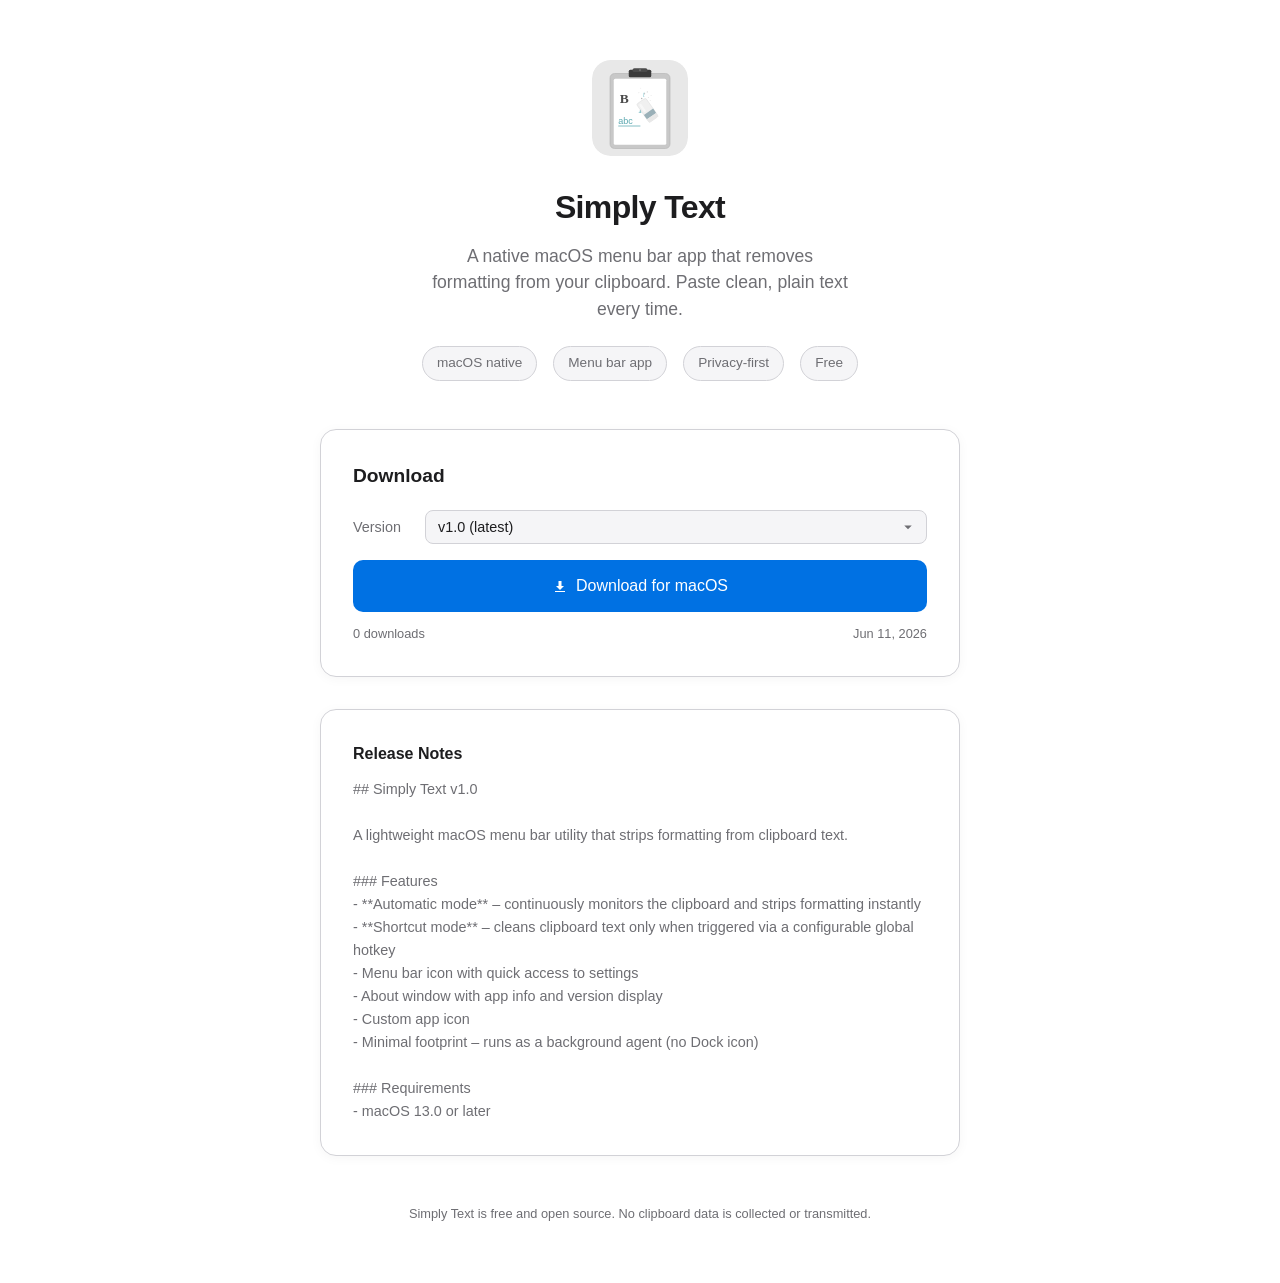
<file: index.html>
<!DOCTYPE html>
<html lang="en">
<head>
    <meta charset="UTF-8">
    <meta name="viewport" content="width=device-width, initial-scale=1.0">
    <title>Simply Text — Clean Clipboard for macOS</title>
    <style>
        :root {
            --bg: #ffffff;
            --bg-secondary: #f5f5f7;
            --text: #1d1d1f;
            --text-secondary: #6e6e73;
            --accent: #0071e3;
            --accent-hover: #0077ed;
            --border: #d2d2d7;
            --card-bg: #ffffff;
            --shadow: rgba(0, 0, 0, 0.04);
        }

        @media (prefers-color-scheme: dark) {
            :root {
                --bg: #1d1d1f;
                --bg-secondary: #2d2d2f;
                --text: #f5f5f7;
                --text-secondary: #a1a1a6;
                --accent: #2997ff;
                --accent-hover: #4faaff;
                --border: #424245;
                --card-bg: #2d2d2f;
                --shadow: rgba(0, 0, 0, 0.2);
            }
        }

        * {
            margin: 0;
            padding: 0;
            box-sizing: border-box;
        }

        body {
            font-family: -apple-system, BlinkMacSystemFont, "SF Pro Text", "Helvetica Neue", sans-serif;
            background: var(--bg);
            color: var(--text);
            line-height: 1.5;
            min-height: 100vh;
            display: flex;
            flex-direction: column;
            align-items: center;
            padding: 60px 24px;
        }

        .container {
            max-width: 640px;
            width: 100%;
        }

        header {
            text-align: center;
            margin-bottom: 48px;
        }

        .app-icon {
            width: 96px;
            height: 96px;
            margin-bottom: 20px;
            border-radius: 18px;
        }

        h1 {
            font-size: 2rem;
            font-weight: 700;
            letter-spacing: -0.02em;
            margin-bottom: 12px;
        }

        .tagline {
            font-size: 1.1rem;
            color: var(--text-secondary);
            max-width: 420px;
            margin: 0 auto;
        }

        .features {
            display: flex;
            gap: 16px;
            justify-content: center;
            margin-top: 24px;
            flex-wrap: wrap;
        }

        .feature-badge {
            background: var(--bg-secondary);
            border: 1px solid var(--border);
            border-radius: 20px;
            padding: 6px 14px;
            font-size: 0.85rem;
            color: var(--text-secondary);
        }

        .download-card {
            background: var(--card-bg);
            border: 1px solid var(--border);
            border-radius: 16px;
            padding: 32px;
            box-shadow: 0 2px 12px var(--shadow);
            margin-bottom: 32px;
        }

        .download-card h2 {
            font-size: 1.2rem;
            font-weight: 600;
            margin-bottom: 20px;
        }

        .version-row {
            display: flex;
            align-items: center;
            gap: 12px;
            margin-bottom: 16px;
        }

        .version-row label {
            font-size: 0.9rem;
            color: var(--text-secondary);
            min-width: 60px;
        }

        select {
            flex: 1;
            padding: 8px 12px;
            border: 1px solid var(--border);
            border-radius: 8px;
            background: var(--bg-secondary);
            color: var(--text);
            font-size: 0.9rem;
            appearance: none;
            -webkit-appearance: none;
            cursor: pointer;
            background-image: url("data:image/svg+xml,%3Csvg xmlns='http://www.w3.org/2000/svg' width='12' height='12' fill='%236e6e73' viewBox='0 0 16 16'%3E%3Cpath d='M8 11L3 6h10z'/%3E%3C/svg%3E");
            background-repeat: no-repeat;
            background-position: right 12px center;
            padding-right: 32px;
        }

        .download-btn {
            display: inline-flex;
            align-items: center;
            gap: 8px;
            width: 100%;
            justify-content: center;
            padding: 14px 24px;
            background: var(--accent);
            color: #fff;
            border: none;
            border-radius: 10px;
            font-size: 1rem;
            font-weight: 500;
            cursor: pointer;
            text-decoration: none;
            transition: background 0.2s;
        }

        .download-btn:hover {
            background: var(--accent-hover);
        }

        .download-btn:disabled {
            opacity: 0.5;
            cursor: not-allowed;
        }

        .download-meta {
            display: flex;
            justify-content: space-between;
            margin-top: 12px;
            font-size: 0.8rem;
            color: var(--text-secondary);
        }

        .release-notes {
            background: var(--card-bg);
            border: 1px solid var(--border);
            border-radius: 16px;
            padding: 32px;
            box-shadow: 0 2px 12px var(--shadow);
            margin-bottom: 32px;
        }

        .release-notes h3 {
            font-size: 1rem;
            font-weight: 600;
            margin-bottom: 12px;
        }

        .release-notes-body {
            font-size: 0.9rem;
            color: var(--text-secondary);
            white-space: pre-wrap;
            line-height: 1.6;
        }

        .empty-state {
            text-align: center;
            padding: 40px 20px;
            color: var(--text-secondary);
            font-size: 0.95rem;
        }

        footer {
            margin-top: 48px;
            text-align: center;
            font-size: 0.8rem;
            color: var(--text-secondary);
        }

        footer a {
            color: var(--accent);
            text-decoration: none;
        }

        .loading {
            text-align: center;
            padding: 20px;
            color: var(--text-secondary);
        }
    </style>
</head>
<body>
    <div class="container">
        <header>
            <img src="src/app-logo.svg" alt="Simply Text app icon" class="app-icon">
            <h1>Simply Text</h1>
            <p class="tagline">A native macOS menu bar app that removes formatting from your clipboard. Paste clean, plain text every time.</p>
            <div class="features">
                <span class="feature-badge">macOS native</span>
                <span class="feature-badge">Menu bar app</span>
                <span class="feature-badge">Privacy-first</span>
                <span class="feature-badge">Free</span>
            </div>
        </header>

        <div class="download-card">
            <h2>Download</h2>
            <div id="download-content">
                <div class="loading">Loading releases...</div>
            </div>
        </div>

        <div class="release-notes" id="release-notes" style="display: none;">
            <h3>Release Notes</h3>
            <div class="release-notes-body" id="release-notes-body"></div>
        </div>

        <footer>
            <p>Simply Text is free and open source. No clipboard data is collected or transmitted.</p>
        </footer>
    </div>

    <script>
        const REPO = "maber233/marbas-dist";
        const API_URL = `https://api.github.com/repos/${REPO}/releases`;

        const FALLBACK_RELEASES = [
            {
                tag_name: "v1.0",
                published_at: "2026-06-11T19:17:26Z",
                body: "## Simply Text v1.0\n\nA lightweight macOS menu bar utility that strips formatting from clipboard text.\n\n### Features\n- **Automatic mode** – continuously monitors the clipboard and strips formatting instantly\n- **Shortcut mode** – cleans clipboard text only when triggered via a configurable global hotkey\n- Menu bar icon with quick access to settings\n- About window with app info and version display\n- Custom app icon\n- Minimal footprint – runs as a background agent (no Dock icon)\n\n### Requirements\n- macOS 13.0 or later",
                assets: [{
                    name: "Simply Text.app.zip",
                    browser_download_url: `https://github.com/${REPO}/releases/download/v1.0/Simply%20Text.app.zip`,
                    download_count: 0
                }]
            }
        ];

        let releases = [];

        async function fetchReleases() {
            try {
                const response = await fetch(API_URL);
                if (!response.ok) throw new Error("Failed to fetch");
                const data = await response.json();
                if (data.length) {
                    releases = data;
                } else {
                    releases = FALLBACK_RELEASES;
                }
            } catch (e) {
                releases = FALLBACK_RELEASES;
            }
            render();
        }

        function render() {
            const container = document.getElementById("download-content");

            if (!releases.length) {
                renderEmpty();
                return;
            }

            const options = releases.map((r, i) =>
                `<option value="${i}">${r.tag_name}${i === 0 ? " (latest)" : ""}</option>`
            ).join("");

            container.innerHTML = `
                <div class="version-row">
                    <label for="version-select">Version</label>
                    <select id="version-select" onchange="onVersionChange()">
                        ${options}
                    </select>
                </div>
                <a class="download-btn" id="download-btn" href="#">
                    <svg width="16" height="16" fill="currentColor" viewBox="0 0 16 16"><path d="M8 12l-4-4h2.5V3h3v5H12L8 12z"/><path d="M3 14h10v-1H3v1z"/></svg>
                    Download for macOS
                </a>
                <div class="download-meta">
                    <span id="download-count"></span>
                    <span id="release-date"></span>
                </div>
            `;

            onVersionChange();
        }

        function renderEmpty() {
            const container = document.getElementById("download-content");
            container.innerHTML = `
                <div class="empty-state">
                    <p>No releases available yet.</p>
                    <p style="margin-top: 8px;">Check back soon for the first release.</p>
                </div>
            `;
        }

        function onVersionChange() {
            const select = document.getElementById("version-select");
            const release = releases[select.value];
            const btn = document.getElementById("download-btn");
            const countEl = document.getElementById("download-count");
            const dateEl = document.getElementById("release-date");
            const notesSection = document.getElementById("release-notes");
            const notesBody = document.getElementById("release-notes-body");

            const asset = release.assets.find(a => a.name.endsWith(".zip") || a.name.endsWith(".dmg"));

            if (asset) {
                btn.href = asset.browser_download_url;
                btn.removeAttribute("disabled");
                const totalDownloads = release.assets.reduce((sum, a) => sum + a.download_count, 0);
                countEl.textContent = `${totalDownloads.toLocaleString()} download${totalDownloads !== 1 ? "s" : ""}`;
            } else {
                btn.href = release.zipball_url;
                countEl.textContent = "";
            }

            const date = new Date(release.published_at);
            dateEl.textContent = date.toLocaleDateString("en-US", { year: "numeric", month: "short", day: "numeric" });

            if (release.body && release.body.trim()) {
                notesSection.style.display = "block";
                notesBody.textContent = release.body;
            } else {
                notesSection.style.display = "none";
            }
        }

        fetchReleases();
    </script>
</body>
</html>
</file>
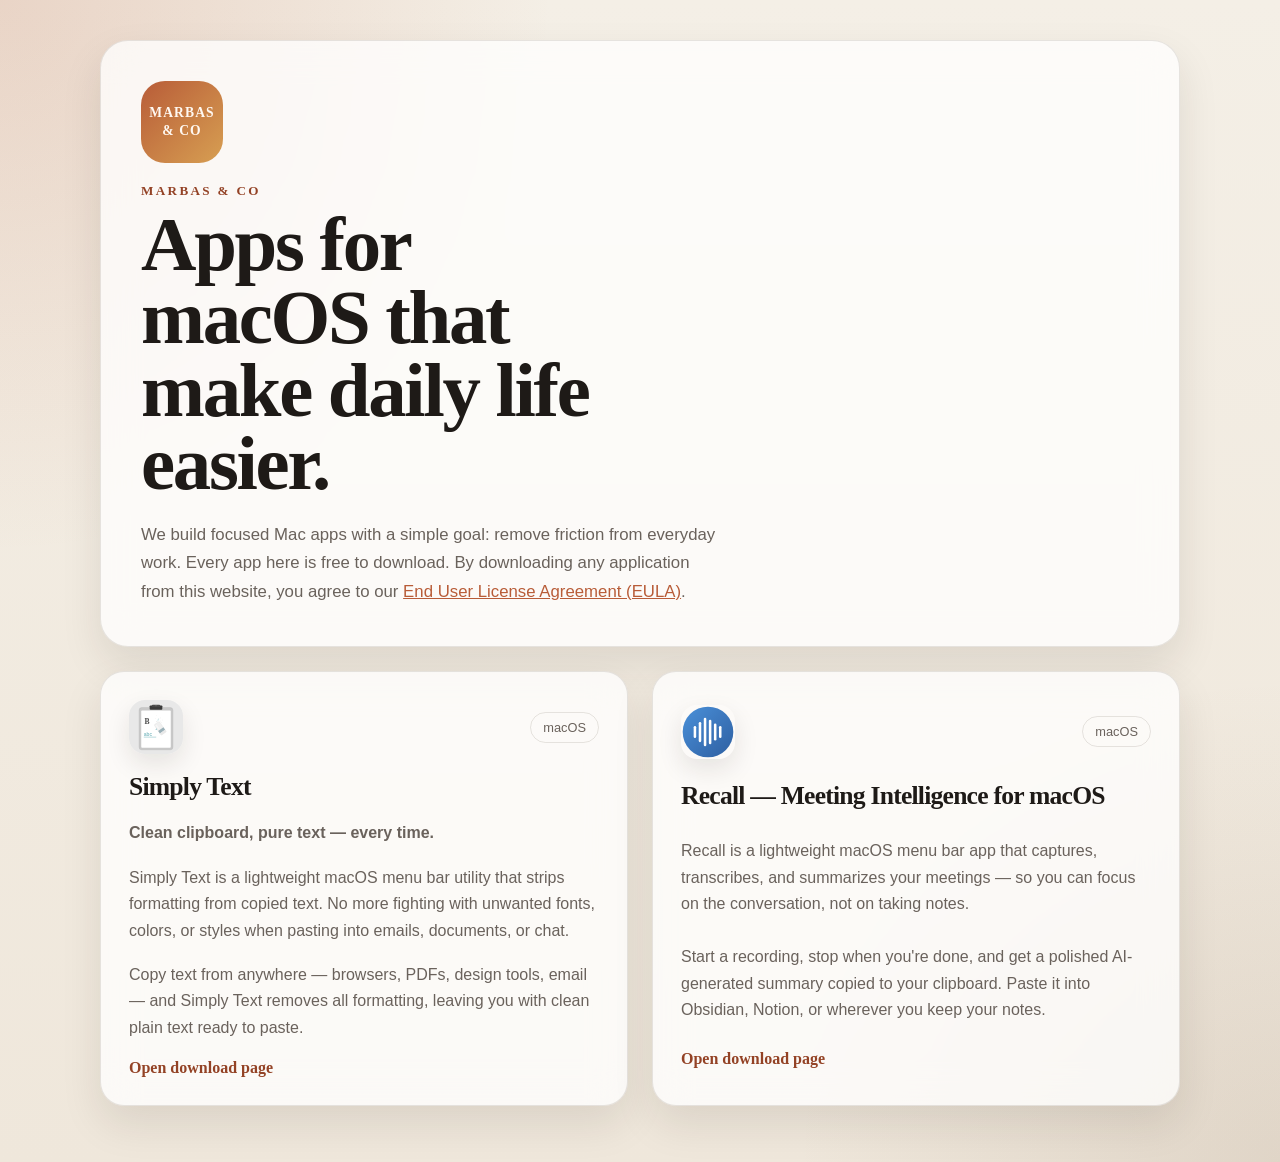
<file: docs/index.html>
<!DOCTYPE html>
<html lang="en">
<head>
    <meta charset="UTF-8">
    <meta name="viewport" content="width=device-width, initial-scale=1.0">
    <title>Marbas &amp; Co</title>
    <link rel="stylesheet" href="src/site.css">
</head>
<body>
    <div class="page-shell">
        <main class="landing">
            <section class="hero-card">
                <div class="brand-mark" aria-hidden="true">MARBAS &amp; CO</div>
                <p class="eyebrow">Marbas &amp; Co</p>
                <h1>Apps for macOS that make daily life easier.</h1>
                <p class="intro">We build focused Mac apps with a simple goal: remove friction from everyday work. Every app here is free to download. By downloading any application from this website, you agree to our <a href="eula.html" style="color: var(--accent, #b85c38);">End User License Agreement (EULA)</a>.</p>
            </section>

            <section class="app-grid" aria-label="Available applications">
                <a class="app-card" href="applications/simply-text/">
                    <div class="app-card-head">
                        <img class="app-card-icon" src="src/simply_text.svg" alt="Simply Text logo">
                        <span class="app-platform">macOS</span>
                    </div>
                    <h2>Simply Text</h2>
                    <p><strong>Clean clipboard, pure text — every time.</strong></p>
                    <p>Simply Text is a lightweight macOS menu bar utility that strips formatting from copied text. No more fighting with unwanted fonts, colors, or styles when pasting into emails, documents, or chat.</p>
                    <p>Copy text from anywhere — browsers, PDFs, design tools, email — and Simply Text removes all formatting, leaving you with clean plain text ready to paste.</p>
                    <span class="app-link">Open download page</span>
                </a>

                <a class="app-card" href="applications/recall/">
                    <div class="app-card-head">
                        <img class="app-card-icon" src="src/recall-icon.svg" alt="Recall logo">
                        <span class="app-platform">macOS</span>
                    </div>
                    <h2>Recall — Meeting Intelligence for macOS</h2>
                    <p>Recall is a lightweight macOS menu bar app that captures, transcribes, and summarizes your meetings — so you can focus on the conversation, not on taking notes.</p>
                    <p>Start a recording, stop when you're done, and get a polished AI-generated summary copied to your clipboard. Paste it into Obsidian, Notion, or wherever you keep your notes.</p>
                    <span class="app-link">Open download page</span>
                </a>
            </section>
        </main>
    </div>
</body>
</html>
</file>
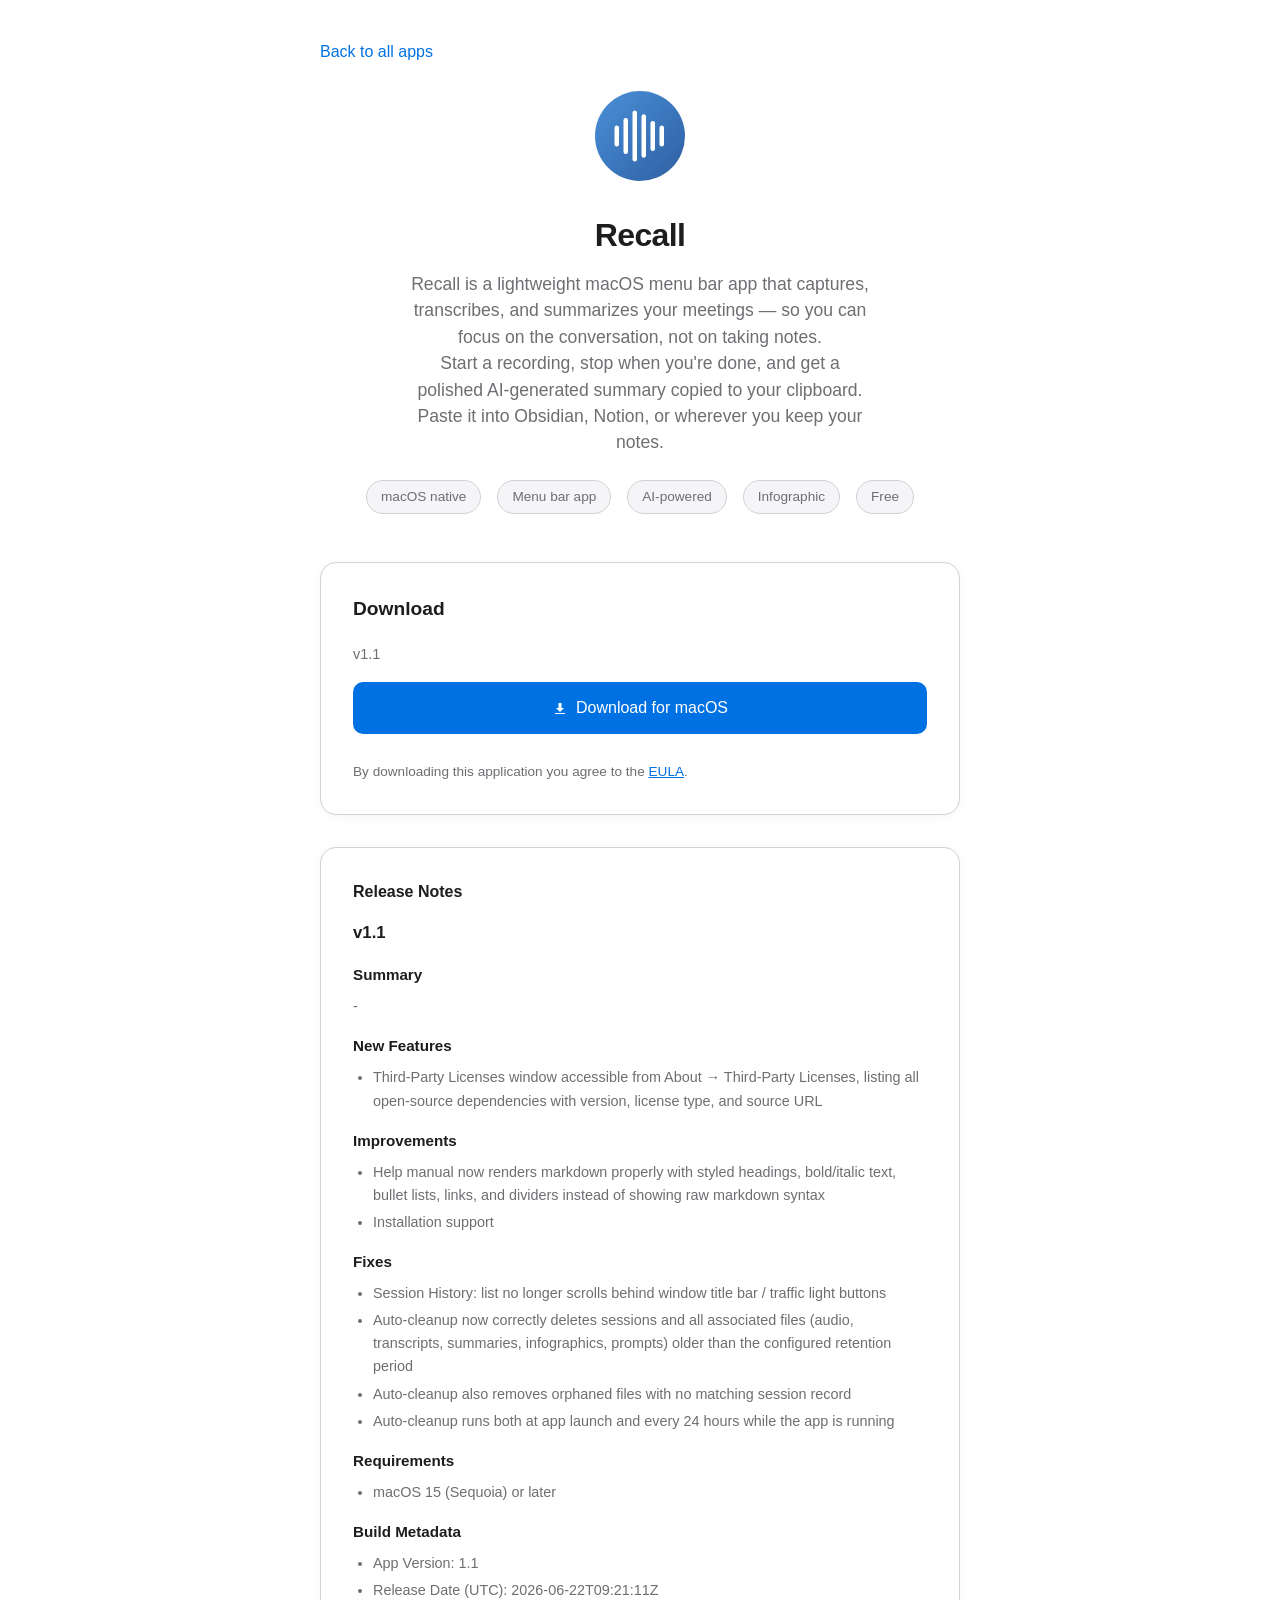
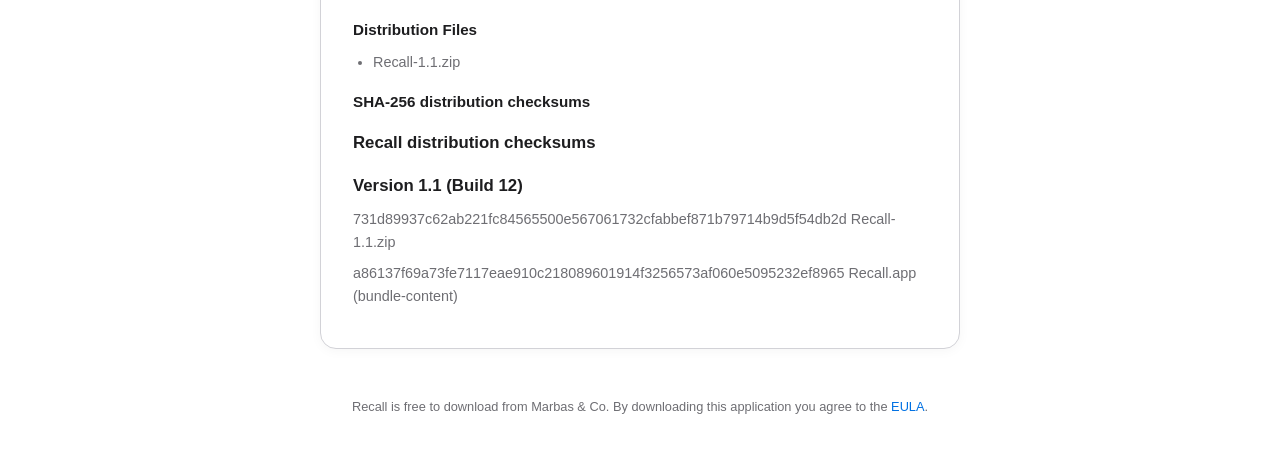
<file: docs/applications/recall/index.html>
<!DOCTYPE html>
<html lang="en">
<head>
    <meta charset="UTF-8">
    <meta name="viewport" content="width=device-width, initial-scale=1.0">
    <title>Recall — Native macOS app</title>
    <link rel="stylesheet" href="../../src/download-page.css">
</head>
<body>
    <div class="container">
        <nav class="page-nav" aria-label="Breadcrumb">
            <a href="../../">Back to all apps</a>
        </nav>

        <header>
            <img src="../../src/recall-icon.svg" alt="Recall app icon" class="app-icon">
            <h1>Recall</h1>
            <p class="tagline">Recall is a lightweight macOS menu bar app that captures, transcribes, and summarizes your meetings — so you can focus on the conversation, not on taking notes.</p>
            <p class="tagline">Start a recording, stop when you're done, and get a polished AI-generated summary copied to your clipboard. Paste it into Obsidian, Notion, or wherever you keep your notes.</p>
            <div class="features">
                <span class="feature-badge">macOS native</span>
                <span class="feature-badge">Menu bar app</span>
                <span class="feature-badge">AI-powered</span>
                <span class="feature-badge">Infographic</span>
                <span class="feature-badge">Free</span>
            </div>
        </header>

        <div class="download-card">
            <h2>Download</h2>
            <div id="download-content">
                <div class="loading">Loading releases...</div>
            </div>
            <p style="margin-top: 16px; font-size: 0.85rem; color: var(--text-secondary);">By downloading this application you agree to the <a href="../../eula.html" style="color: var(--accent);">EULA</a>.</p>
        </div>

        <div class="release-notes" id="release-notes" style="display: none;">
            <h3>Release Notes</h3>
            <div class="release-notes-body" id="release-notes-body"></div>
        </div>

        <footer>
            <p>Recall is free to download from Marbas &amp; Co. By downloading this application you agree to the <a href="../../eula.html" style="color: var(--accent);">EULA</a>.</p>
        </footer>
    </div>

    <script>
        window.DOWNLOAD_PAGE_CONFIG = {
            releasesUrl: "../../downloads/recall/releases.json"
        };
    </script>
    <script src="../../src/download-page.js"></script>
</body>
</html>
</file>
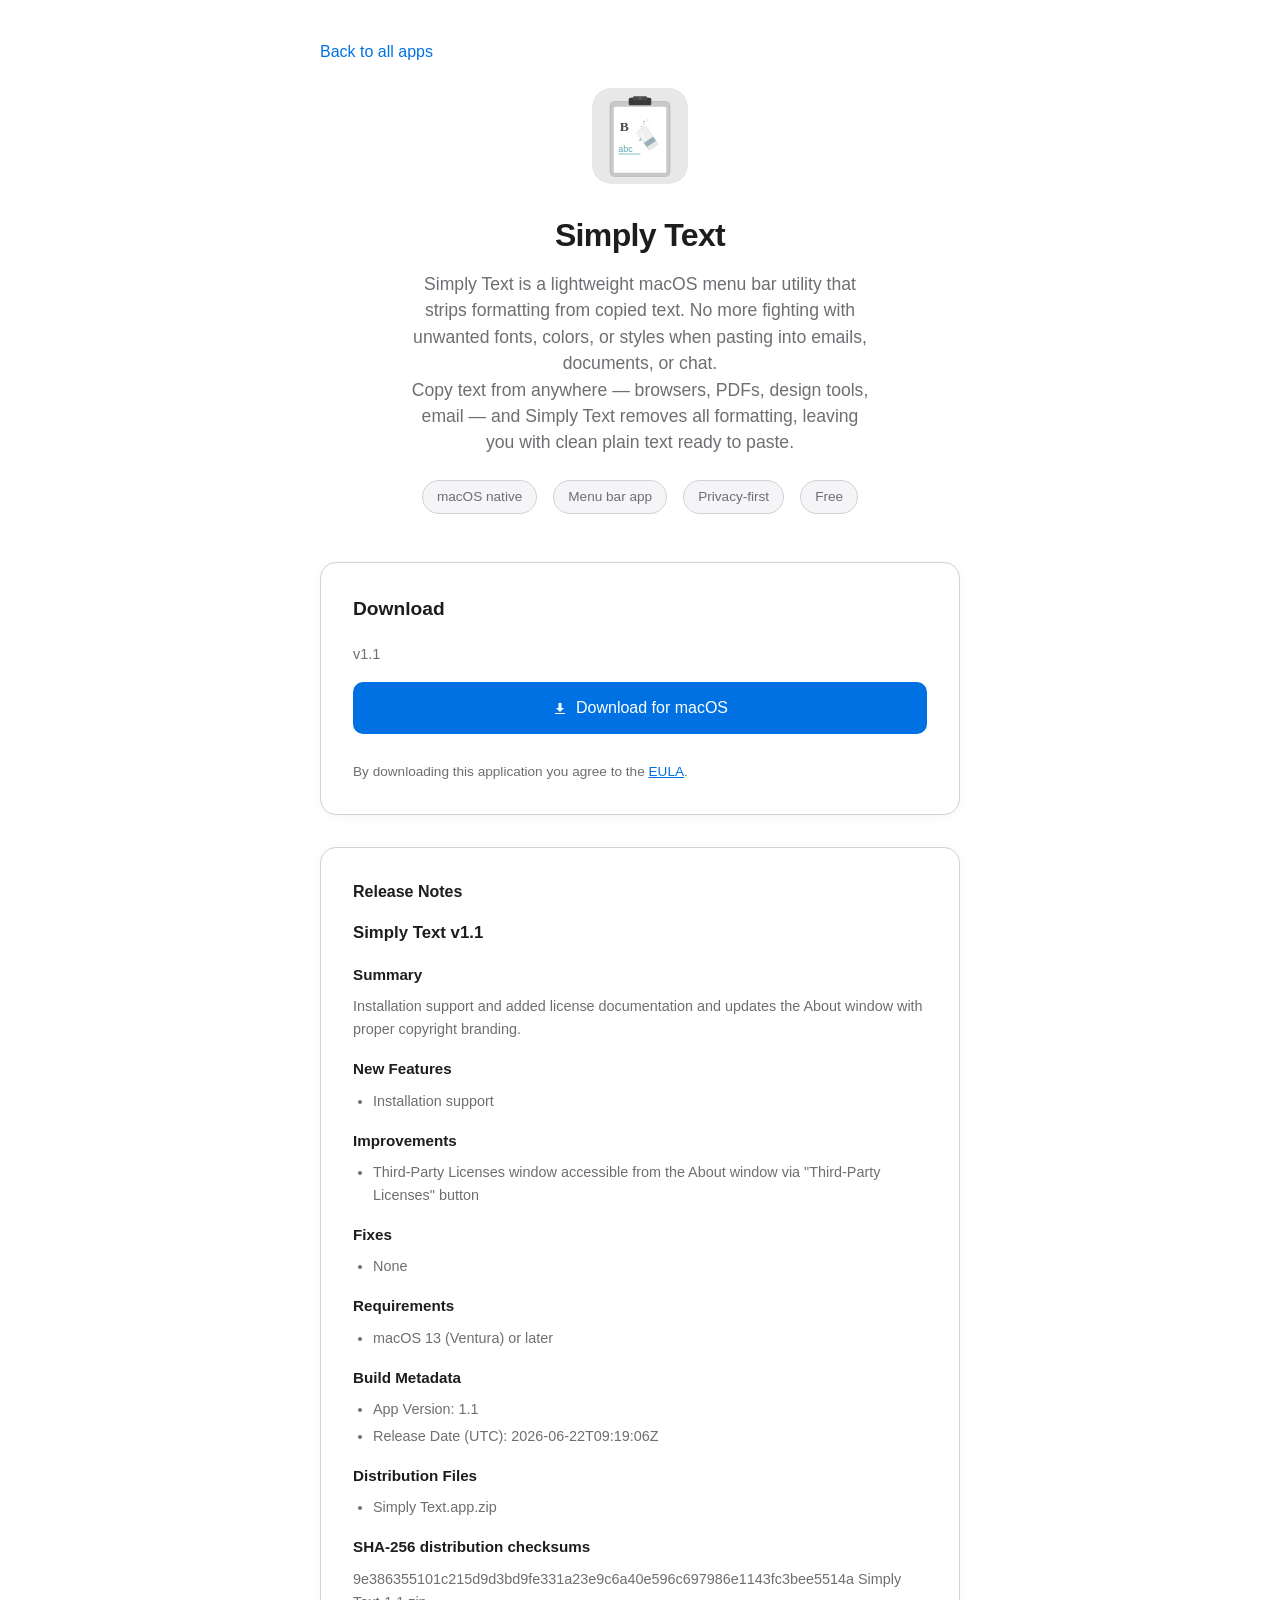
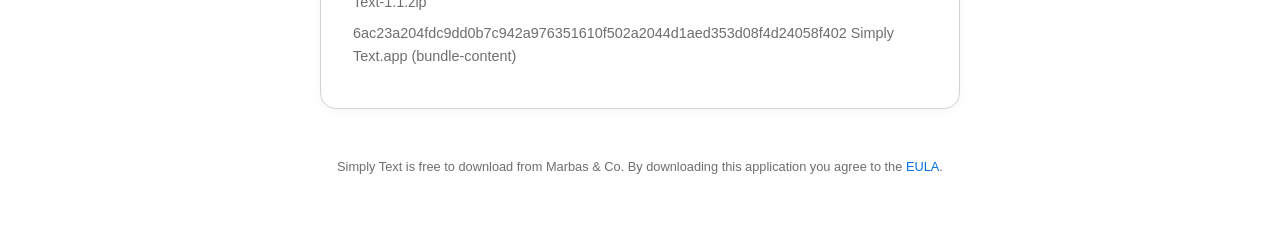
<file: docs/applications/simply-text/index.html>
<!DOCTYPE html>
<html lang="en">
<head>
    <meta charset="UTF-8">
    <meta name="viewport" content="width=device-width, initial-scale=1.0">
    <title>Simply Text — Clean Clipboard for macOS</title>
    <link rel="stylesheet" href="../../src/download-page.css">
</head>
<body>
    <div class="container">
        <nav class="page-nav" aria-label="Breadcrumb">
            <a href="../../">Back to all apps</a>
        </nav>

        <header>
            <img src="../../src/simply_text.svg" alt="Simply Text app icon" class="app-icon">
            <h1>Simply Text</h1>
            <p class="tagline">Simply Text is a lightweight macOS menu bar utility that strips formatting from copied text. No more fighting with unwanted fonts, colors, or styles when pasting into emails, documents, or chat.</p>
            <p class="tagline">Copy text from anywhere — browsers, PDFs, design tools, email — and Simply Text removes all formatting, leaving you with clean plain text ready to paste.</p>
            <div class="features">
                <span class="feature-badge">macOS native</span>
                <span class="feature-badge">Menu bar app</span>
                <span class="feature-badge">Privacy-first</span>
                <span class="feature-badge">Free</span>
            </div>
        </header>

        <div class="download-card">
            <h2>Download</h2>
            <div id="download-content">
                <div class="loading">Loading releases...</div>
            </div>
            <p style="margin-top: 16px; font-size: 0.85rem; color: var(--text-secondary);">By downloading this application you agree to the <a href="../../eula.html" style="color: var(--accent);">EULA</a>.</p>
        </div>

        <div class="release-notes" id="release-notes" style="display: none;">
            <h3>Release Notes</h3>
            <div class="release-notes-body" id="release-notes-body"></div>
        </div>

        <footer>
            <p>Simply Text is free to download from Marbas &amp; Co. By downloading this application you agree to the <a href="../../eula.html" style="color: var(--accent);">EULA</a>.</p>
        </footer>
    </div>

    <script>
        window.DOWNLOAD_PAGE_CONFIG = {
            releasesUrl: "../../downloads/simply-text/releases.json"
        };
    </script>
    <script src="../../src/download-page.js"></script>
</body>
</html>
</file>
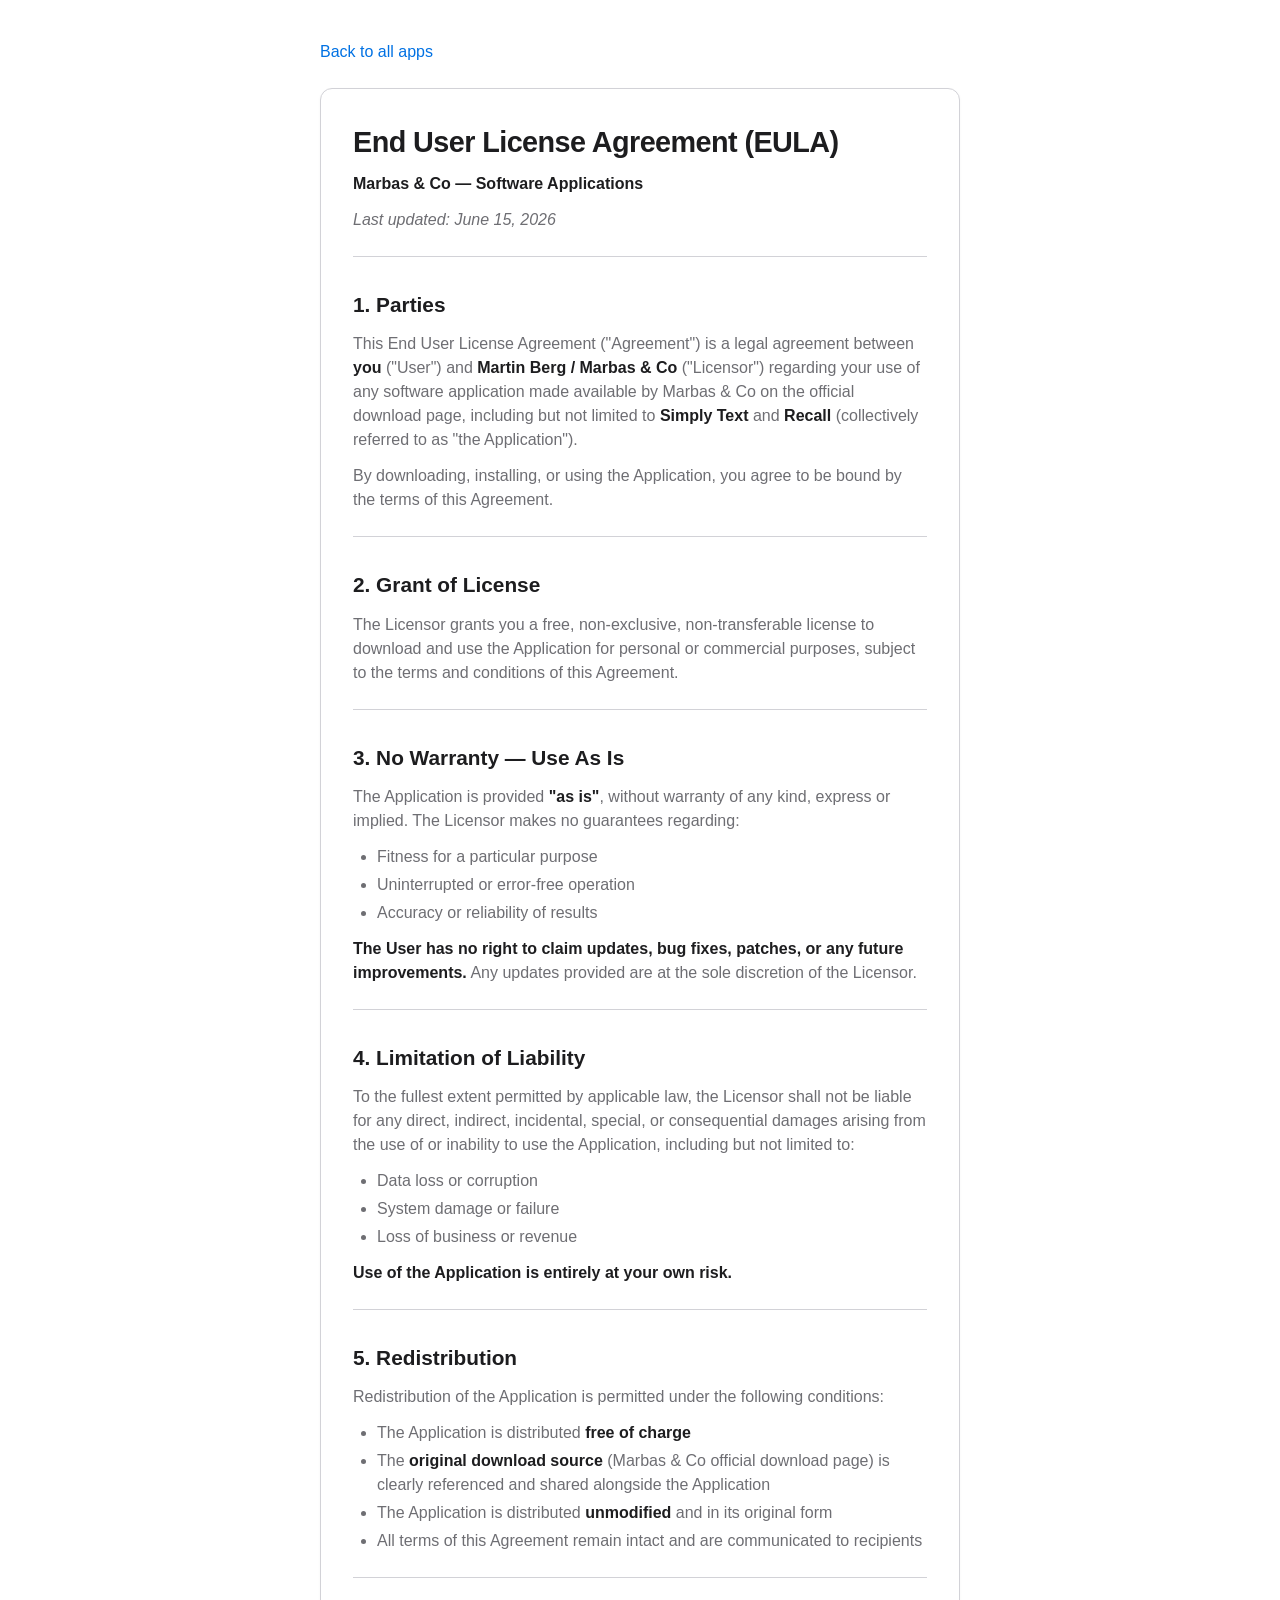
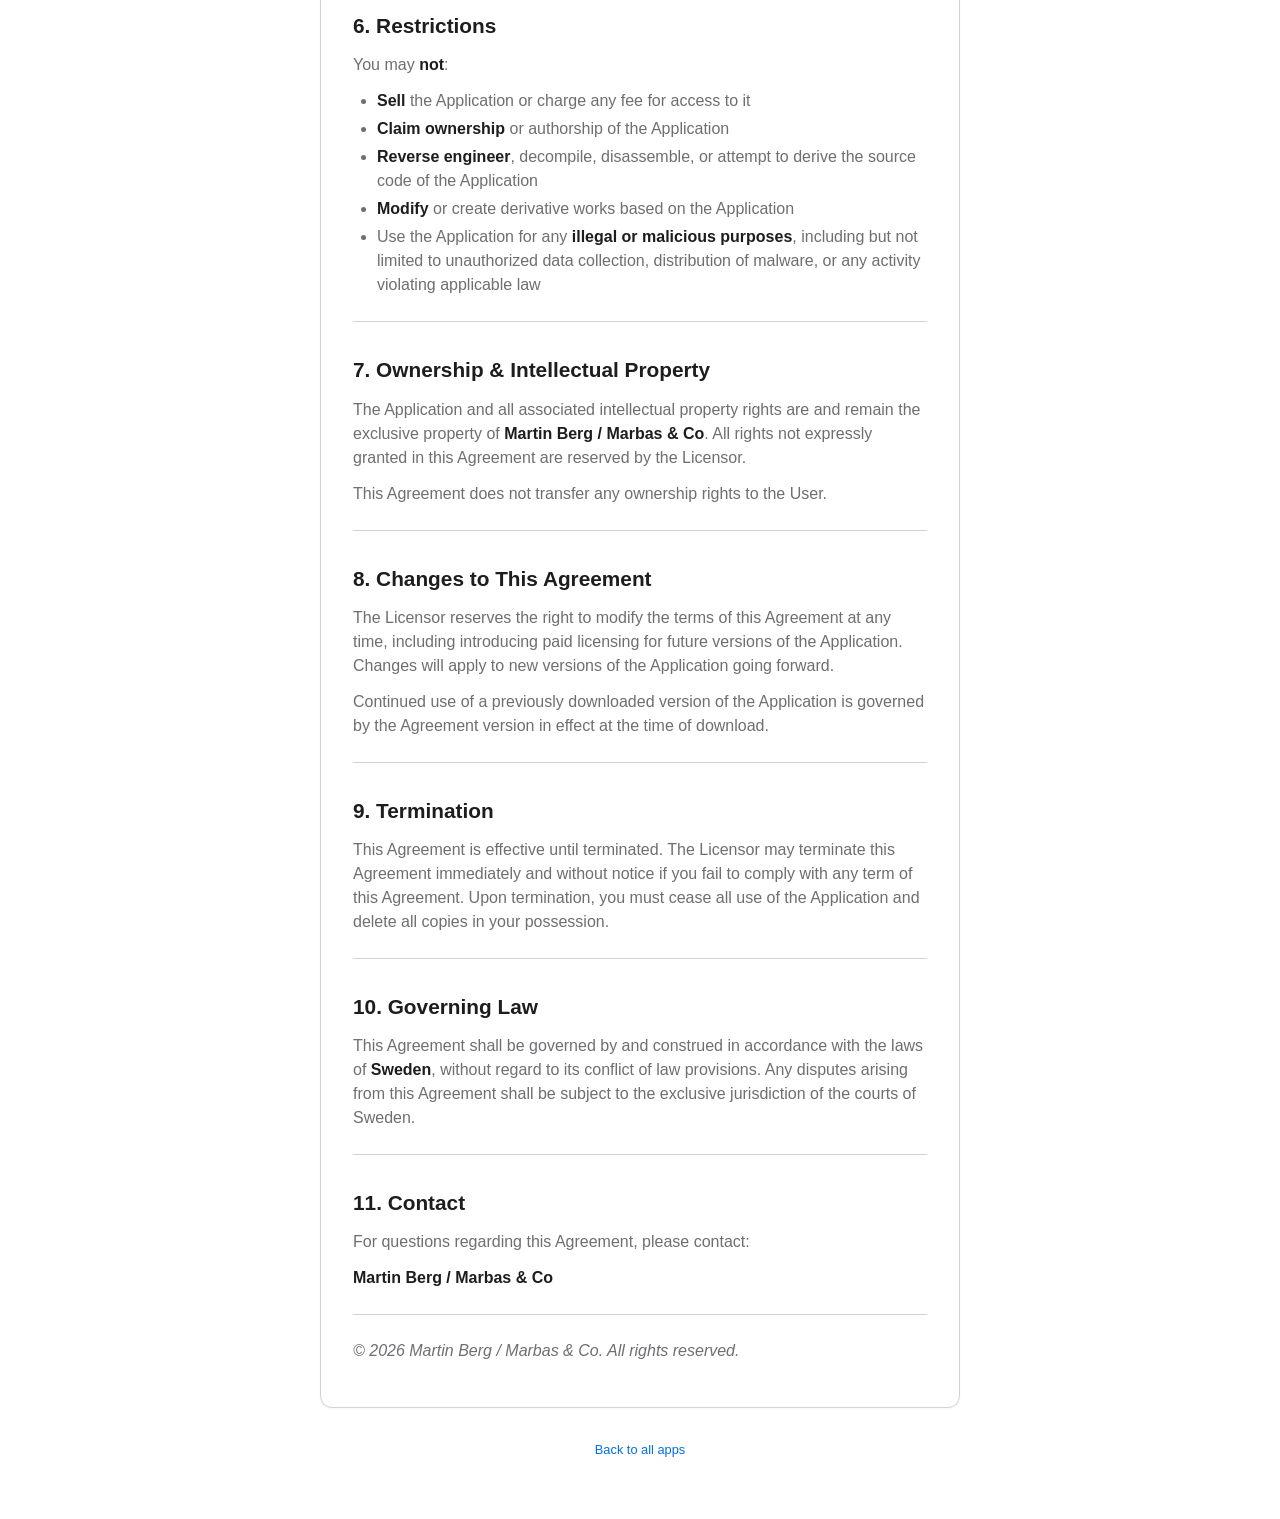
<file: docs/eula.html>
<!DOCTYPE html>
<html lang="en">
<head>
    <meta charset="UTF-8">
    <meta name="viewport" content="width=device-width, initial-scale=1.0">
    <title>EULA — Marbas &amp; Co</title>
    <link rel="stylesheet" href="src/download-page.css">
    <style>
        .eula-content h1 { font-size: 1.8rem; margin-bottom: 8px; }
        .eula-content h2 { font-size: 1.3rem; margin-top: 32px; margin-bottom: 12px; }
        .eula-content p { margin-bottom: 12px; color: var(--text-secondary); }
        .eula-content strong { color: var(--text); }
        .eula-content ul { margin: 8px 0 12px 24px; color: var(--text-secondary); }
        .eula-content li { margin-bottom: 4px; }
        .eula-content hr { border: none; border-top: 1px solid var(--border); margin: 24px 0; }
        .eula-content em { font-style: italic; color: var(--text-secondary); }
        .eula-card {
            background: var(--card-bg);
            border: 1px solid var(--border);
            border-radius: 12px;
            padding: 32px;
            box-shadow: 0 1px 3px var(--shadow);
        }
    </style>
</head>
<body>
    <div class="container">
        <nav class="page-nav" aria-label="Breadcrumb">
            <a href="./">Back to all apps</a>
        </nav>

        <div class="eula-card">
            <div class="eula-content">
                <h1>End User License Agreement (EULA)</h1>
                <p><strong>Marbas &amp; Co — Software Applications</strong></p>
                <p><em>Last updated: June 15, 2026</em></p>

                <hr>

                <h2>1. Parties</h2>
                <p>This End User License Agreement ("Agreement") is a legal agreement between <strong>you</strong> ("User") and <strong>Martin Berg / Marbas &amp; Co</strong> ("Licensor") regarding your use of any software application made available by Marbas &amp; Co on the official download page, including but not limited to <strong>Simply Text</strong> and <strong>Recall</strong> (collectively referred to as "the Application").</p>
                <p>By downloading, installing, or using the Application, you agree to be bound by the terms of this Agreement.</p>

                <hr>

                <h2>2. Grant of License</h2>
                <p>The Licensor grants you a free, non-exclusive, non-transferable license to download and use the Application for personal or commercial purposes, subject to the terms and conditions of this Agreement.</p>

                <hr>

                <h2>3. No Warranty — Use As Is</h2>
                <p>The Application is provided <strong>"as is"</strong>, without warranty of any kind, express or implied. The Licensor makes no guarantees regarding:</p>
                <ul>
                    <li>Fitness for a particular purpose</li>
                    <li>Uninterrupted or error-free operation</li>
                    <li>Accuracy or reliability of results</li>
                </ul>
                <p><strong>The User has no right to claim updates, bug fixes, patches, or any future improvements.</strong> Any updates provided are at the sole discretion of the Licensor.</p>

                <hr>

                <h2>4. Limitation of Liability</h2>
                <p>To the fullest extent permitted by applicable law, the Licensor shall not be liable for any direct, indirect, incidental, special, or consequential damages arising from the use of or inability to use the Application, including but not limited to:</p>
                <ul>
                    <li>Data loss or corruption</li>
                    <li>System damage or failure</li>
                    <li>Loss of business or revenue</li>
                </ul>
                <p><strong>Use of the Application is entirely at your own risk.</strong></p>

                <hr>

                <h2>5. Redistribution</h2>
                <p>Redistribution of the Application is permitted under the following conditions:</p>
                <ul>
                    <li>The Application is distributed <strong>free of charge</strong></li>
                    <li>The <strong>original download source</strong> (Marbas &amp; Co official download page) is clearly referenced and shared alongside the Application</li>
                    <li>The Application is distributed <strong>unmodified</strong> and in its original form</li>
                    <li>All terms of this Agreement remain intact and are communicated to recipients</li>
                </ul>

                <hr>

                <h2>6. Restrictions</h2>
                <p>You may <strong>not</strong>:</p>
                <ul>
                    <li><strong>Sell</strong> the Application or charge any fee for access to it</li>
                    <li><strong>Claim ownership</strong> or authorship of the Application</li>
                    <li><strong>Reverse engineer</strong>, decompile, disassemble, or attempt to derive the source code of the Application</li>
                    <li><strong>Modify</strong> or create derivative works based on the Application</li>
                    <li>Use the Application for any <strong>illegal or malicious purposes</strong>, including but not limited to unauthorized data collection, distribution of malware, or any activity violating applicable law</li>
                </ul>

                <hr>

                <h2>7. Ownership &amp; Intellectual Property</h2>
                <p>The Application and all associated intellectual property rights are and remain the exclusive property of <strong>Martin Berg / Marbas &amp; Co</strong>. All rights not expressly granted in this Agreement are reserved by the Licensor.</p>
                <p>This Agreement does not transfer any ownership rights to the User.</p>

                <hr>

                <h2>8. Changes to This Agreement</h2>
                <p>The Licensor reserves the right to modify the terms of this Agreement at any time, including introducing paid licensing for future versions of the Application. Changes will apply to new versions of the Application going forward.</p>
                <p>Continued use of a previously downloaded version of the Application is governed by the Agreement version in effect at the time of download.</p>

                <hr>

                <h2>9. Termination</h2>
                <p>This Agreement is effective until terminated. The Licensor may terminate this Agreement immediately and without notice if you fail to comply with any term of this Agreement. Upon termination, you must cease all use of the Application and delete all copies in your possession.</p>

                <hr>

                <h2>10. Governing Law</h2>
                <p>This Agreement shall be governed by and construed in accordance with the laws of <strong>Sweden</strong>, without regard to its conflict of law provisions. Any disputes arising from this Agreement shall be subject to the exclusive jurisdiction of the courts of Sweden.</p>

                <hr>

                <h2>11. Contact</h2>
                <p>For questions regarding this Agreement, please contact:</p>
                <p><strong>Martin Berg / Marbas &amp; Co</strong></p>

                <hr>

                <p><em>© 2026 Martin Berg / Marbas &amp; Co. All rights reserved.</em></p>
            </div>
        </div>

        <footer style="margin-top: 32px; text-align: center;">
            <a href="./">Back to all apps</a>
        </footer>
    </div>
</body>
</html>
</file>
<file: docs/src/site.css>
:root {
    --bg: #f4efe6;
    --bg-elevated: rgba(255, 252, 246, 0.9);
    --surface: rgba(255, 255, 255, 0.76);
    --surface-strong: #fffdf8;
    --text: #1e1a17;
    --muted: #6a625c;
    --accent: #b85c38;
    --accent-strong: #934225;
    --border: rgba(70, 50, 35, 0.12);
    --shadow: rgba(40, 25, 15, 0.1);
}

@media (prefers-color-scheme: dark) {
    :root {
        --bg: #181513;
        --bg-elevated: rgba(28, 24, 22, 0.9);
        --surface: rgba(36, 31, 28, 0.82);
        --surface-strong: #26211d;
        --text: #f4eee8;
        --muted: #c3b5a7;
        --accent: #e38b62;
        --accent-strong: #f0a27f;
        --border: rgba(255, 237, 221, 0.12);
        --shadow: rgba(0, 0, 0, 0.35);
    }
}

* {
    box-sizing: border-box;
    margin: 0;
    padding: 0;
}

body {
    min-height: 100vh;
    font-family: Georgia, "Times New Roman", serif;
    color: var(--text);
    background:
        radial-gradient(circle at top left, rgba(184, 92, 56, 0.18), transparent 32%),
        radial-gradient(circle at bottom right, rgba(115, 84, 56, 0.12), transparent 28%),
        linear-gradient(180deg, var(--bg), #efe7db);
}

.page-shell {
    width: min(1080px, calc(100% - 32px));
    margin: 0 auto;
    padding: 40px 0 56px;
}

.landing,
.app-page {
    display: grid;
    gap: 24px;
}

.hero-card,
.download-card,
.release-notes,
.app-card,
.nav-bar {
    border: 1px solid var(--border);
    background: var(--surface);
    backdrop-filter: blur(18px);
    box-shadow: 0 18px 40px var(--shadow);
}

.hero-card {
    border-radius: 28px;
    padding: 40px;
}

.brand-mark {
    display: inline-flex;
    align-items: center;
    justify-content: center;
    text-align: center;
    width: 82px;
    height: 82px;
    border-radius: 24px;
    margin-bottom: 20px;
    padding: 10px;
    background: linear-gradient(135deg, var(--accent), #d79f52);
    color: #fff8f1;
    font-size: 0.85rem;
    font-weight: 700;
    letter-spacing: 0.08em;
    line-height: 1.3;
}

.eyebrow {
    color: var(--accent-strong);
    font-size: 0.82rem;
    font-weight: 700;
    letter-spacing: 0.18em;
    text-transform: uppercase;
    margin-bottom: 10px;
}

h1,
h2,
h3 {
    font-weight: 600;
    letter-spacing: -0.03em;
}

h1 {
    max-width: 12ch;
    font-size: clamp(2.8rem, 6vw, 4.8rem);
    line-height: 0.95;
}

.intro,
.tagline,
.app-card p,
.release-notes-body,
.download-meta,
.footer-note,
.empty-state,
.loading,
.nav-link {
    font-family: -apple-system, BlinkMacSystemFont, "SF Pro Text", "Helvetica Neue", sans-serif;
}

.intro {
    max-width: 62ch;
    margin-top: 20px;
    color: var(--muted);
    font-size: 1.05rem;
    line-height: 1.7;
}

.app-grid {
    display: grid;
    grid-template-columns: repeat(2, minmax(0, 1fr));
    gap: 24px;
}

.app-card {
    display: grid;
    gap: 18px;
    border-radius: 24px;
    padding: 28px;
    text-decoration: none;
    color: inherit;
    transition: transform 0.2s ease, border-color 0.2s ease;
}

.app-card:hover {
    transform: translateY(-4px);
    border-color: rgba(184, 92, 56, 0.4);
}

.app-card-head,
.nav-bar,
.download-meta,
.page-header,
.version-row {
    display: flex;
    align-items: center;
    justify-content: space-between;
    gap: 12px;
}

.app-card-icon {
    width: 54px;
    height: 54px;
    border-radius: 16px;
    flex: 0 0 auto;
    box-shadow: 0 10px 24px var(--shadow);
}

.app-badge,
.app-platform,
.feature-badge {
    display: inline-flex;
    align-items: center;
    border-radius: 999px;
    padding: 7px 12px;
    font-family: -apple-system, BlinkMacSystemFont, "SF Pro Text", "Helvetica Neue", sans-serif;
    font-size: 0.8rem;
}

.app-badge {
    background: rgba(184, 92, 56, 0.12);
    color: var(--accent-strong);
}

.app-platform,
.feature-badge {
    border: 1px solid var(--border);
    color: var(--muted);
}

.app-card h2,
.download-card h2 {
    font-size: 1.6rem;
}

.app-card p,
.tagline,
.footer-note {
    color: var(--muted);
    line-height: 1.65;
}

.app-link,
.nav-link {
    color: var(--accent-strong);
    text-decoration: none;
    font-weight: 600;
}

.app-page {
    max-width: 760px;
    margin: 0 auto;
}

.nav-bar {
    border-radius: 20px;
    padding: 14px 18px;
    font-family: -apple-system, BlinkMacSystemFont, "SF Pro Text", "Helvetica Neue", sans-serif;
}

.page-header {
    align-items: flex-start;
}

.header-copy {
    display: grid;
    gap: 14px;
}

.tagline {
    max-width: 56ch;
    font-size: 1.02rem;
}

.features {
    display: flex;
    flex-wrap: wrap;
    gap: 10px;
}

.download-card,
.release-notes {
    border-radius: 24px;
    padding: 28px;
}

.version-row {
    margin-bottom: 16px;
}

.version-row label {
    min-width: 64px;
    color: var(--muted);
    font-family: -apple-system, BlinkMacSystemFont, "SF Pro Text", "Helvetica Neue", sans-serif;
    font-size: 0.92rem;
}

select {
    width: 100%;
    flex: 1;
    appearance: none;
    -webkit-appearance: none;
    padding: 11px 42px 11px 14px;
    border-radius: 12px;
    border: 1px solid var(--border);
    background-color: var(--surface-strong);
    color: var(--text);
    font-family: -apple-system, BlinkMacSystemFont, "SF Pro Text", "Helvetica Neue", sans-serif;
    font-size: 0.95rem;
    background-image: url("data:image/svg+xml,%3Csvg xmlns='http://www.w3.org/2000/svg' width='12' height='12' fill='%236a625c' viewBox='0 0 16 16'%3E%3Cpath d='M8 11L3 6h10z'/%3E%3C/svg%3E");
    background-repeat: no-repeat;
    background-position: right 14px center;
}

.download-btn {
    display: inline-flex;
    align-items: center;
    justify-content: center;
    width: 100%;
    gap: 8px;
    padding: 14px 20px;
    border-radius: 14px;
    background: linear-gradient(135deg, var(--accent), #d2875f);
    color: #fff9f3;
    text-decoration: none;
    font-family: -apple-system, BlinkMacSystemFont, "SF Pro Text", "Helvetica Neue", sans-serif;
    font-weight: 600;
}

.download-btn:focus-visible,
.nav-link:focus-visible,
.app-card:focus-visible {
    outline: 2px solid var(--accent-strong);
    outline-offset: 2px;
}

.download-meta {
    margin-top: 12px;
    color: var(--muted);
    font-size: 0.84rem;
}

.secondary-link {
    display: inline-block;
    margin-top: 16px;
    color: var(--accent-strong);
    text-decoration: none;
    font-family: -apple-system, BlinkMacSystemFont, "SF Pro Text", "Helvetica Neue", sans-serif;
    font-size: 0.9rem;
}

.release-notes h3 {
    font-size: 1.1rem;
    margin-bottom: 14px;
}

.release-notes-body {
    color: var(--muted);
    line-height: 1.7;
    white-space: pre-wrap;
}

.loading,
.empty-state {
    padding: 18px 0;
    color: var(--muted);
}

.footer-note {
    text-align: center;
    font-size: 0.84rem;
}

@media (max-width: 760px) {
    .page-shell {
        width: min(100% - 24px, 1080px);
        padding: 24px 0 40px;
    }

    .hero-card,
    .download-card,
    .release-notes,
    .app-card {
        padding: 22px;
    }

    .app-grid {
        grid-template-columns: 1fr;
    }

    .version-row,
    .download-meta,
    .page-header,
    .nav-bar {
        flex-direction: column;
        align-items: flex-start;
    }

    .page-header {
        gap: 16px;
    }

    h1 {
        max-width: none;
    }
}
</file>
<file: docs/src/download-page.css>
:root {
    --bg: #ffffff;
    --bg-secondary: #f5f5f7;
    --text: #1d1d1f;
    --text-secondary: #6e6e73;
    --accent: #0071e3;
    --accent-hover: #0077ed;
    --border: #d2d2d7;
    --card-bg: #ffffff;
    --shadow: rgba(0, 0, 0, 0.04);
}

@media (prefers-color-scheme: dark) {
    :root {
        --bg: #1d1d1f;
        --bg-secondary: #2d2d2f;
        --text: #f5f5f7;
        --text-secondary: #a1a1a6;
        --accent: #2997ff;
        --accent-hover: #4faaff;
        --border: #424245;
        --card-bg: #2d2d2f;
        --shadow: rgba(0, 0, 0, 0.2);
    }
}

* {
    margin: 0;
    padding: 0;
    box-sizing: border-box;
}

body {
    font-family: -apple-system, BlinkMacSystemFont, "SF Pro Text", "Helvetica Neue", sans-serif;
    background: var(--bg);
    color: var(--text);
    line-height: 1.5;
    min-height: 100vh;
    display: flex;
    flex-direction: column;
    align-items: center;
    padding: 40px 24px 60px;
}

.container {
    max-width: 640px;
    width: 100%;
}

.page-nav {
    margin-bottom: 24px;
}

.page-nav a,
footer a {
    color: var(--accent);
    text-decoration: none;
}

header {
    text-align: center;
    margin-bottom: 48px;
}

.app-icon {
    width: 96px;
    height: 96px;
    margin-bottom: 20px;
    border-radius: 18px;
}

h1 {
    font-size: 2rem;
    font-weight: 700;
    letter-spacing: -0.02em;
    margin-bottom: 12px;
}

.tagline {
    font-size: 1.1rem;
    color: var(--text-secondary);
    max-width: 460px;
    margin: 0 auto;
}

.features {
    display: flex;
    gap: 16px;
    justify-content: center;
    margin-top: 24px;
    flex-wrap: wrap;
}

.feature-badge {
    background: var(--bg-secondary);
    border: 1px solid var(--border);
    border-radius: 20px;
    padding: 6px 14px;
    font-size: 0.85rem;
    color: var(--text-secondary);
}

.download-card {
    background: var(--card-bg);
    border: 1px solid var(--border);
    border-radius: 16px;
    padding: 32px;
    box-shadow: 0 2px 12px var(--shadow);
    margin-bottom: 32px;
}

.download-card h2 {
    font-size: 1.2rem;
    font-weight: 600;
    margin-bottom: 20px;
}

.version-row {
    display: flex;
    align-items: center;
    gap: 12px;
    margin-bottom: 16px;
}

.version-row label {
    font-size: 0.9rem;
    color: var(--text-secondary);
    min-width: 60px;
}

.version-label {
    font-size: 0.9rem;
    color: var(--text-secondary);
}

select {
    flex: 1;
    padding: 8px 12px;
    border: 1px solid var(--border);
    border-radius: 8px;
    background: var(--bg-secondary);
    color: var(--text);
    font-size: 0.9rem;
    appearance: none;
    -webkit-appearance: none;
    cursor: pointer;
    background-image: url("data:image/svg+xml,%3Csvg xmlns='http://www.w3.org/2000/svg' width='12' height='12' fill='%236e6e73' viewBox='0 0 16 16'%3E%3Cpath d='M8 11L3 6h10z'/%3E%3C/svg%3E");
    background-repeat: no-repeat;
    background-position: right 12px center;
    padding-right: 32px;
}

.download-btn {
    display: inline-flex;
    align-items: center;
    gap: 8px;
    width: 100%;
    justify-content: center;
    padding: 14px 24px;
    background: var(--accent);
    color: #fff;
    border: none;
    border-radius: 10px;
    font-size: 1rem;
    font-weight: 500;
    cursor: pointer;
    text-decoration: none;
    transition: background 0.2s;
}

.download-btn:hover {
    background: var(--accent-hover);
}

.download-meta {
    display: flex;
    justify-content: space-between;
    margin-top: 12px;
    font-size: 0.8rem;
    color: var(--text-secondary);
}

.release-notes {
    background: var(--card-bg);
    border: 1px solid var(--border);
    border-radius: 16px;
    padding: 32px;
    box-shadow: 0 2px 12px var(--shadow);
    margin-bottom: 32px;
}

.release-notes h3 {
    font-size: 1rem;
    font-weight: 600;
    margin-bottom: 12px;
}

.release-notes-body {
    font-size: 0.9rem;
    color: var(--text-secondary);
    line-height: 1.6;
}

.release-notes-body h3,
.release-notes-body h4,
.release-notes-body h5 {
    color: var(--text);
    margin-top: 16px;
    margin-bottom: 8px;
    font-weight: 600;
}

.release-notes-body h3 { font-size: 1.05rem; }
.release-notes-body h4 { font-size: 0.95rem; }
.release-notes-body h5 { font-size: 0.9rem; }

.release-notes-body p {
    margin-bottom: 8px;
}

.release-notes-body ul {
    margin: 8px 0;
    padding-left: 20px;
}

.release-notes-body li {
    margin-bottom: 4px;
}

.empty-state {
    text-align: center;
    padding: 40px 20px;
    color: var(--text-secondary);
    font-size: 0.95rem;
}

footer {
    margin-top: 48px;
    text-align: center;
    font-size: 0.8rem;
    color: var(--text-secondary);
}

.loading {
    text-align: center;
    padding: 20px;
    color: var(--text-secondary);
}

@media (max-width: 640px) {
    body {
        padding: 28px 16px 40px;
    }

    .download-card,
    .release-notes {
        padding: 24px;
    }

    .download-meta,
    .version-row {
        flex-direction: column;
        align-items: flex-start;
    }
}
</file>
